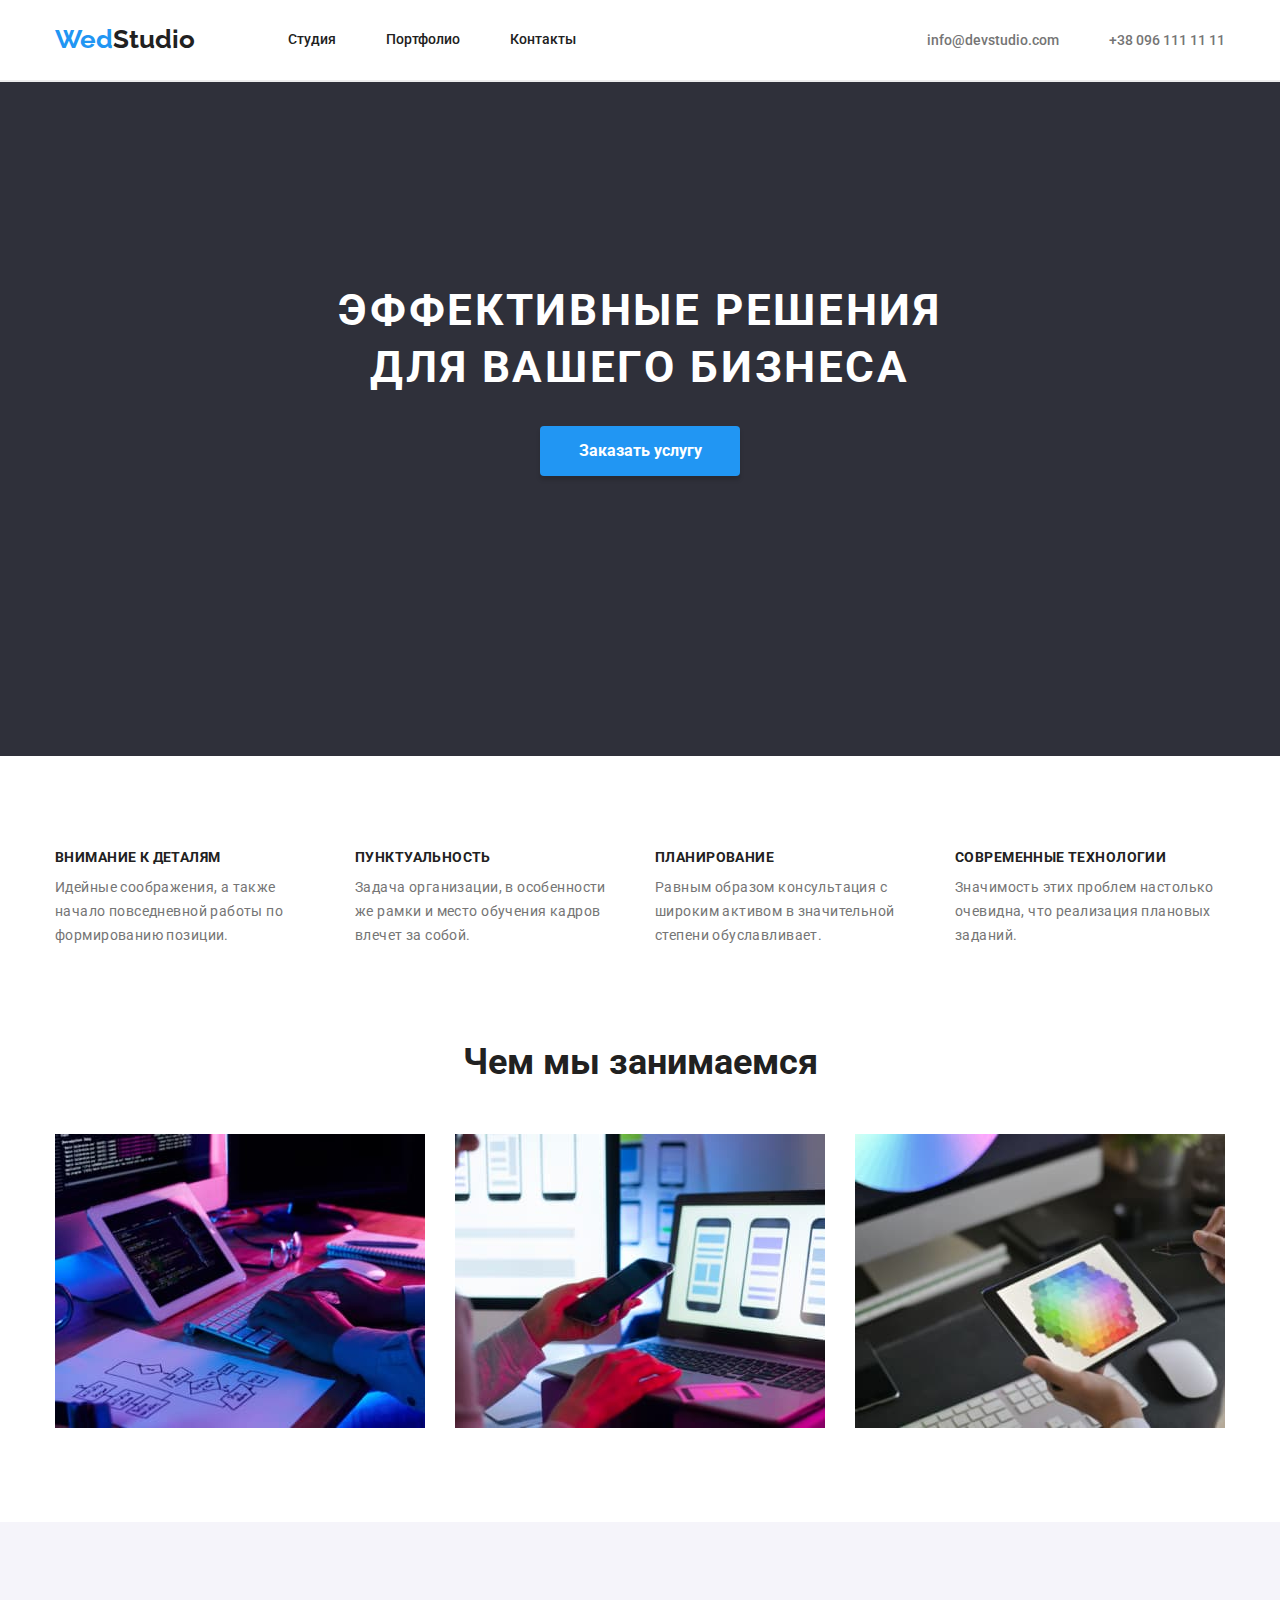
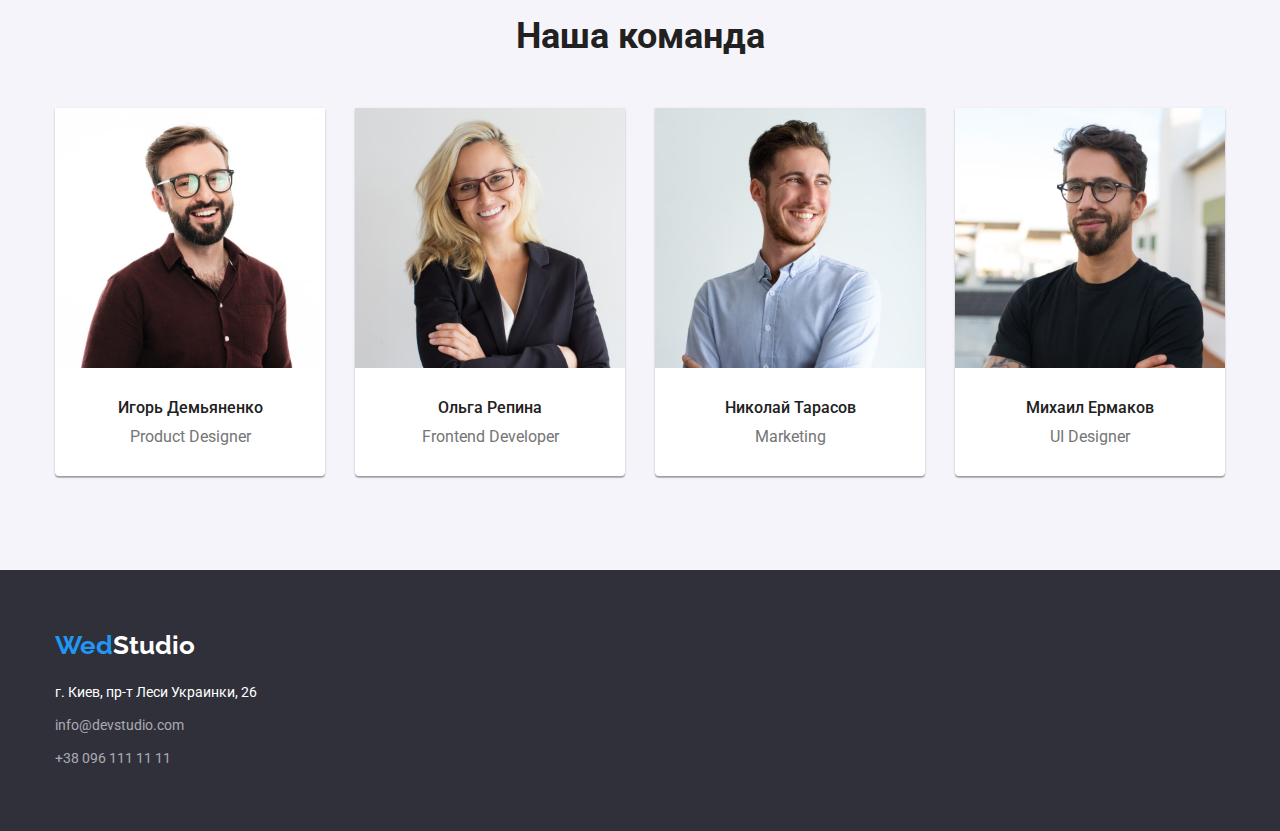
<file: index.html>
<!DOCTYPE html>
<html lang="ru">

<head>
    <meta charset="UTF-8">
    <meta http-equiv="X-UA-Compatible" content="IE=edge">
    <meta name="viewport" content="width=device-width, initial-scale=1.0">
    <title>Document</title>
    <link
        href="https://fonts.googleapis.com/css2?family=Raleway:wght@700&family=Roboto:wght@400;500;700;900&display=swap"
        rel="stylesheet">
    <link rel="stylesheet"
        href="https://cdnjs.cloudflare.com/ajax/libs/modern-normalize/1.1.0/modern-normalize.min.css">
    <link rel="stylesheet" href="./css/styles.css">

</head>

<body>
    <header>
        <div class="container header-div">
            <nav class="div-nav">
                <a class="logo" href="index.html">Wed<span class="logo-header">Studio</span></a>
                <ul class="site-nav">
                    <li class="item"><a class="nav" href="">Студия</a></li>
                    <li class="item"><a class="nav" href="./portfolio.html">Портфолио</a></li>
                    <li class="item"><a class="nav" href="">Контакты</a></li>
                </ul>
            </nav>
            <ul class="contacts-nav">
                <li class="item"><a class="contacts" href="mailto:info@devstudio.com">info@devstudio.com</a></li>
                <li class="item"><a class="contacts" href="tel:+380961111111">+38 096 111 11 11</a></li>
            </ul>
        </div>
        <div class="line"></div>
    </header>
    <main>
        <!--Герой-->
        <section class="section-hero">
            <div class="hero-container">
                <div class="hero-div">
                    <h1 class="hero">Эффективные решения для вашего бизнеса</h1>
                    <button class="button" type="button">Заказать услугу</button>
                </div>
            </div>
        </section>
        <!--Основное-->
        <section class="main-section">
            <div class="main-container">
                <ul class="main-info-list">
                    <li class="main-info-item">
                        <h3 class="main-info">Внимание к деталям</h3>
                        <p class="description">Идейные соображения, а также начало повседневной работы по формированию
                            позиции.</p>
                    </li>

                    <li class="main-info-item">
                        <h3 class="main-info">Пунктуальность</h3>
                        <p class="description">Задача организации, в особенности же рамки и место обучения кадров влечет
                            за
                            собой.</p>
                    </li>

                    <li class="main-info-item">
                        <h3 class="main-info">Планирование</h3>
                        <p class="description">Равным образом консультация с широким активом в значительной степени
                            обуславливает.</p>
                    </li>

                    <li class="main-info-item">
                        <h3 class="main-info">Современные технологии</h3>
                        <p class="description">Значимость этих проблем настолько очевидна, что реализация плановых
                            заданий.
                        </p>
                    </li>
                </ul>
            </div>
        </section>
        <!--Чем занимаемся-->
        <section class="about-us-section">
            <div class="about-us-container">
                <h2 class="about-us">Чем мы занимаемся</h2>
                <ul class="examples-list">
                    <li class="examples-item">
                        <a href=""><img src="./images/img1.jpg" alt="Кодинг" width="370"></a>
                    </li>
                    <li class="examples-item">
                        <a href=""><img src="./images/img2.jpg" alt="Cтили" width="370"></a>
                    </li>
                    <li class="examples-item">
                        <a href=""><img src="./images/img3.jpg" alt="Мозги" width="370"></a>
                    </li>
                </ul>
            </div>
        </section>

        <!--Команда-->
        <section class="team">
            <div class="team-container">
                <h2 class="team-workers">Наша команда</h2>
                <ul class="person-list">
                    <li class="person-item">
                        <article class="card">
                            <img src="./images/img11.jpg" alt="Сотрудник1" width="270">
                            <div class="card-content">
                                <h3 class="name">Игорь Демьяненко</h3>
                                <p class="position">Product Designer</p>
                            </div>
                        </article>
                    </li>
                    <li class="person-item">
                        <article class="card">
                            <img src="./images/img22.jpg" alt="Сотрудник2" width="270">
                            <div class="card-content">
                                <h3 class="name">Ольга Репина</h3>
                                <p class="position">Frontend Developer</p>
                            </div>
                        </article>
                    </li>
                    <li class="person-item">
                        <article class="card">
                            <img src="./images/img33.jpg" alt="Сотрудник3" width="270">
                            <div class="card-content">
                                <h3 class="name">Николай Тарасов</h3>
                                <p class="position">Marketing</p>
                            </div>
                        </article>
                    </li>
                    <li class="person-item">
                        <article class="card">
                            <img src="./images/img44.jpg" alt="Сотрудник4" width="270">
                            <div class="card-content">
                                <h3 class="name">Михаил Ермаков</h3>
                                <p class="position">UI Designer</p>
                            </div>
                        </article>
                    </li>
                </ul>
            </div>
        </section>
    </main>
    <footer class="footer-section">
        <div class="footer-container">
            <div class="div-logo"><a class="logo" href="index.html">Wed<span class="logo-footer">Studio</span></a></div>
            <address class="footer-adress">
                <p class="adress"> г. Киев, пр-т Леси Украинки, 26 <br></p>
                <a class="mail" href="mailto:info@devstudio.com">info@devstudio.com</a>
                <a class="tel" href="tel:+380961111111">+38 096 111 11 11</a>
            </address>
        </div>
    </footer>
</body>

</html>
</file>
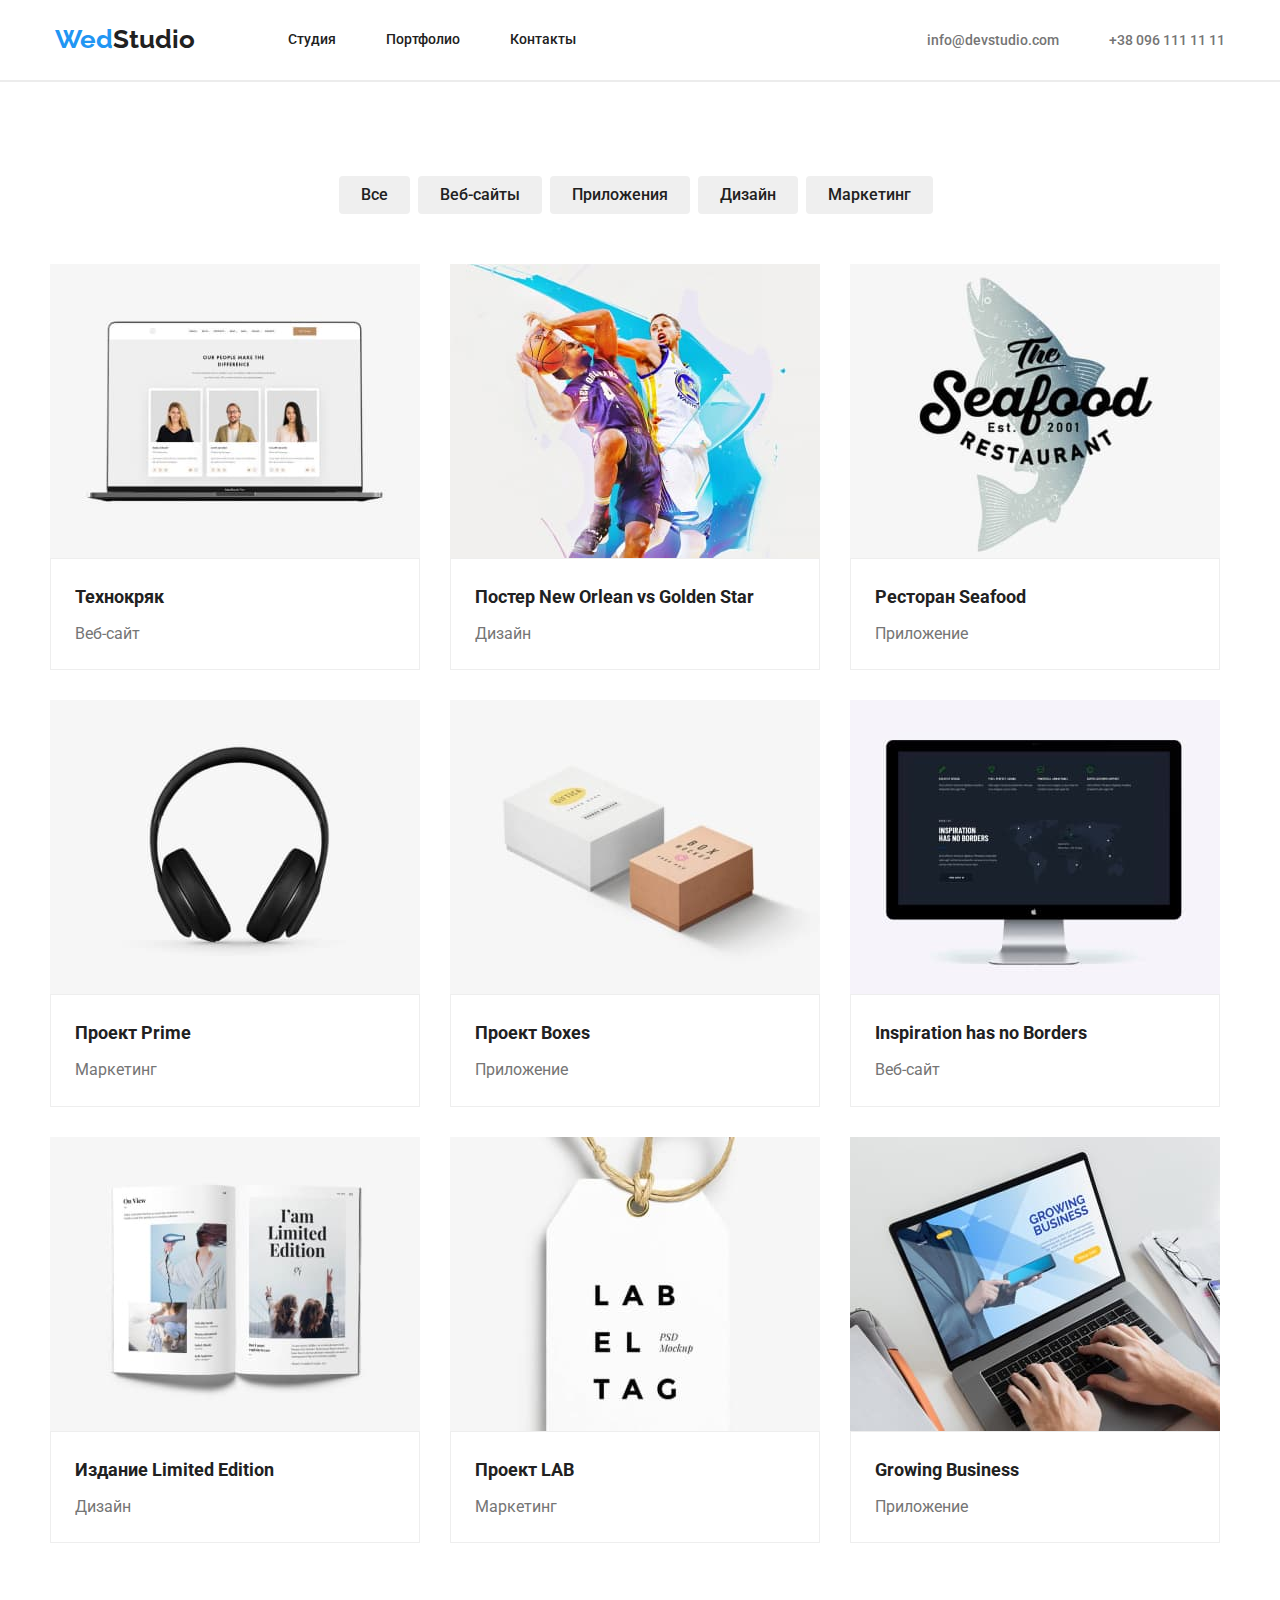
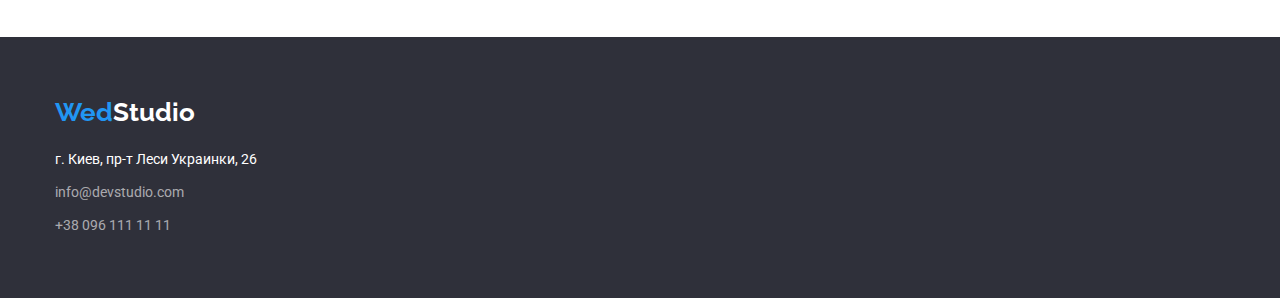
<file: portfolio.html>
<!DOCTYPE html>
<html lang="ru">

<head>
    <meta charset="UTF-8">
    <meta http-equiv="X-UA-Compatible" content="IE=edge">
    <meta name="viewport" content="width=device-width, initial-scale=1.0">
    <title>Document</title>
    <link
        href="https://fonts.googleapis.com/css2?family=Raleway:wght@700&family=Roboto:wght@400;500;700;900&display=swap"
        rel="stylesheet">
    <link rel="stylesheet"
        href="https://cdnjs.cloudflare.com/ajax/libs/modern-normalize/1.1.0/modern-normalize.min.css">
    <link rel="stylesheet" href="./css/styles.css">

</head>

<body>
    <header class="header-container">
        <div class="container header-div">
            <nav class="div-nav">
                <a class="logo" href="index.html">Wed<span class="logo-header">Studio</span></a>
                <ul class="site-nav">
                    <li class="item"><a class="nav" href="">Студия</a></li>
                    <li class="item"><a class="nav" href="./portfolio.html">Портфолио</a></li>
                    <li class="item"><a class="nav" href="">Контакты</a></li>
                </ul>
            </nav>
            <ul class="contacts-nav">
                <li class="item"><a class="contacts" href="mailto:info@devstudio.com">info@devstudio.com</a></li>
                <li class="item"><a class="contacts" href="tel:+380961111111">+38 096 111 11 11</a></li>
            </ul>
        </div>
        <div class="line"></div>
    </header>
    <main>
        <section class="portfolio">
            <div class="portfolio-buttons-container">
                <h1 class="for-me">Основа</h1>
                <ul class="buttons-list">
                    <li class="buttons-item"><button class="buttons" type="button">Все</button></li>
                    <li class="buttons-item"><button class="buttons" type="button">Веб-сайты</button></li>
                    <li class="buttons-item"><button class="buttons" type="button">Приложения</button></li>
                    <li class="buttons-item"><button class="buttons" type="button">Дизайн</button></li>
                    <li class="buttons-item"><button class="buttons" type="button">Маркетинг</button></li>
                </ul>
            </div>
            <div class="projects-container">
                <ul class="project-list">
                    <li class="project-item">
                        <article class="portfolio-card">
                            <img src="./images/techno.jpg" alt="Веб-сайт" width="370">
                            <div class="content-card">
                                <h2 class="project-name">Технокряк</h2>
                                <p class="project-type">Веб-сайт</p>
                            </div>
                        </article>
                    </li>
                    <li class="project-item">
                        <article class="portfolio-card">
                            <img src="./images/poster.jpg" alt="Дизайн" width="370">
                            <div class="content-card">
                                <h2 class="project-name">Постер New Orlean vs Golden Star</h2>
                                <p class="project-type">Дизайн</p>
                            </div>
                        </article>
                    </li>
                    <li class="project-item">
                        <article class="portfolio-card">
                            <img src="./images/rest.jpg" alt="Приложение" width="370">
                            <div class="content-card">
                                <h2 class="project-name">Ресторан Seafood</h2>
                                <p class="project-type">Приложение</p>
                            </div>
                        </article>
                    </li>
                    <li class="project-item">
                        <article class="portfolio-card">
                            <img src="./images/project.jpg" alt="Маркетинг" width="370">
                            <div class="content-card">
                                <h2 class="project-name">Проект Prime</h2>
                                <p class="project-type">Маркетинг</p>
                            </div>
                        </article>
                    </li>
                    <li class="project-item">
                        <article class="portfolio-card">
                            <img src="./images/boxes.jpg" alt="Приложение" width="370">
                            <div class="content-card">
                                <h2 class="project-name">Проект Boxes</h2>
                                <p class="project-type">Приложение</p>
                            </div>
                        </article>
                    </li>
                    <li class="project-item">
                        <article class="portfolio-card">
                            <img src="./images/inspiration.jpg" alt="Веб-сайт" width="370">
                            <div class="content-card">
                                <h2 class="project-name">Inspiration has no Borders</h2>
                                <p class="project-type">Веб-сайт</p>
                            </div>
                        </article>
                    </li>
                    <li class="project-item">
                        <article class="portfolio-card">
                            <img src="./images/edition.jpg" alt="Дизайн" width="370">
                            <div class="content-card">
                                <h2 class="project-name">Издание Limited Edition</h2>
                                <p class="project-type">Дизайн</p>
                            </div>
                        </article>
                    </li>
                    <li class="project-item">
                        <article class="portfolio-card">
                            <img src="./images/lab.jpg" alt="Маркетинг" width="370">
                            <div class="content-card">
                                <h2 class="project-name">Проект LAB</h2>
                                <p class="project-type">Маркетинг</p>
                            </div>
                        </article>
                    </li>
                    <li class="project-item">
                        <article class="portfolio-card">
                            <img src="./images/busines.jpg" alt="Приложение" width="370">
                            <div class="content-card">
                                <h2 class="project-name">Growing Business</h2>
                                <p class="project-type">Приложение</p>
                            </div>
                        </article>
                    </li>
                </ul>
            </div>
        </section>
    </main>
    <footer class="footer-section">
        <div class="footer-container">
            <div class="div-logo"><a class="logo" href="index.html">Wed<span class="logo-footer">Studio</span></a></div>
            <address class="footer-adress">
                <p class="adress"> г. Киев, пр-т Леси Украинки, 26 <br></p>
                <a class="mail" href="mailto:info@devstudio.com">info@devstudio.com</a>
                <a class="tel" href="tel:+380961111111">+38 096 111 11 11</a>
            </address>
        </div>
    </footer>
</body>

</html>
</file>
<file: css/styles.css>
/* Основные цвета */
:root {
    --background-footer: #2F303A;
    --background-header: #FFFFFF;
    --background-main: #FFFFFF;
    --background-secondmain: #F5F4FA;
    --color-h: #212121;
    --color-text: #757575;
}

/* Цвета проекта
    #2F303A;
    #FFFFFF;
    #E5E5E5;
    #F5F4FA;
    #212121;
    #757575;
    #2196F3;
    rgba(255, 255, 255, 0.6);
*/

ul {
    list-style: none;
    margin: 0px;
}

body {
    font-family: Roboto, Railway, sans-serif;
    color: var(--color-text);
    background-color: var(--background-main);
}

h1,
h2,
h3,
h4,
h5,
h6,
p {
    margin: 0px;
}

a {
    text-decoration: none;
}

img {
    display: block;
    max-width: 100%;
}

/* Хэдэр */
header {
    background-color: var(--background-header);
}

.logo {
    font-family: 'Raleway';
    font-style: normal;
    font-weight: 700;
    font-size: 26px;
    line-height: 1.2;
    color: #2196F3;
}

.logo-header {
    font-family: 'Raleway';
    font-style: normal;
    font-weight: 700;
    font-size: 26px;
    line-height: 1.2;
    color: #212121;
}

.logo-footer {
    font-family: 'Raleway';
    font-style: normal;
    font-weight: 700;
    font-size: 26px;
    line-height: 1.2;
    color: #FFFFFF
}

.nav {
    display: block;
    font-weight: 500;
    font-size: 14px;
    line-height: 1.14;
    color: #212121;
    padding-top: 32px;
    padding-bottom: 32px;
}

.nav:hover,
.nav:focus {
    color: #2196F3;
}

.contacts {
    font-weight: 500;
    font-size: 14px;
    line-height: 1.14;
    color: var(--color-text)
}

.contacts:hover,
.contacts:focus {
    color: #2196F3;
}


.container {
    width: 1200px;
    margin-left: auto;
    margin-right: auto;
    padding-left: 15px;
    padding-right: 15px;
}

.header-div {
    display: flex;
    align-items: center;
    justify-content: space-between;
}

.div-nav {
    display: flex;
    align-items: center;
}


.site-nav {
    padding: 0;
    margin: 0;

    display: flex;
}

.site-nav .item {
    margin-right: 50px;
}

.site-nav .item:first-child {
    margin-left: 93px;
}

.contacts-nav {
    display: flex;
}

.contacts-nav .item {
    margin-left: 50px;
}

.line {
    width: 1700px;
    height: 0;
    margin-left: auto;
    margin-right: auto;
    border: 1px solid #ECECEC;
}


/* Footer */

.footer-section {
    background-color: var(--background-footer);
    padding-bottom: 60px;
    padding-top: 60px;
}

.footer-container {
    width: 1200px;
    margin-left: auto;
    margin-right: auto;
    padding-left: 15px;
    padding-right: 15px;
}

.adress {
    font-style: normal;
    font-weight: 400;
    font-size: 14px;
    line-height: 1.71;
    color: var(--background-main);
    margin-bottom: 9px;
}

.mail {
    display: block;
    font-style: normal;
    font-weight: 400;
    font-size: 14px;
    line-height: 1.71;
    color: rgba(255, 255, 255, 0.6);
    margin-bottom: 9px;
}

.tel {
    display: block;
    font-style: normal;
    font-weight: 400;
    font-size: 14px;
    line-height: 1.71;
    color: rgba(255, 255, 255, 0.6);
}

.mail-tel:hover,
.mail-tel:focus {
    color: #2196F3;
}

.footer-adress {}

.div-logo {
    margin-bottom: 20px;
}



/* Main */


.section-hero {
    background-color: var(--background-footer);
    padding-top: 200px;
    padding-bottom: 280px;
}

.hero-container {

    width: 1200px;
    margin-left: auto;
    margin-right: auto;
    padding-left: 15px;
    padding-right: 15px;
}

.hero-div {
    text-align: center;
}


.hero {
    font-size: 44px;
    line-height: 1.3;
    letter-spacing: 0.06em;
    color: var(--background-main);
    text-transform: uppercase;
    width: 696px;
    margin-left: auto;
    margin-right: auto;
    margin-bottom: 30px;
}



.button {
    display: inline-block;
    padding: 10px 32px;
    min-width: 200px;
    height: 50px;
    border: transparent;
    box-shadow: 0px 4px 4px rgba(0, 0, 0, 0.15);
    border-radius: 4px;
    font-family: 'Roboto';
    font-style: normal;
    font-weight: 700;
    font-size: 16px;
    line-height: 1.9;
    background-color: #2196F3;
    color: #FFFFFF;
    cursor: pointer;
}

/* Main-info */

.main-section {
    padding-top: 94px;
}

.main-container {
    width: 1200px;
    margin-left: auto;
    margin-right: auto;

    padding-left: 15px;
    padding-right: 15px;
}

.main-info-list {
    padding: 0;
    margin: 0;


    display: flex;
    margin-left: -30px;


}

.main-info-list .main-info-item {
    flex-basis: calc(100% / 4 -30px);
    margin-left: 30px;
    text-align: left;
    width: 270px;
}




.main-info {
    font-weight: 700;
    font-size: 14px;
    line-height: 1.14;
    color: var(--color-h);
    text-transform: uppercase;
    letter-spacing: 0.03em;
}

.description {
    font-size: 14px;
    line-height: 1.71;
    color: var(--color-text);
    letter-spacing: 0.03em;
    margin-top: 10px;
}

/* Чем занимаемся */

.about-us-section {
    padding-top: 94px;
    padding-bottom: 94px;
}

.about-us-container {
    width: 1200px;
    margin-left: auto;
    margin-right: auto;
    padding-left: 15px;
    padding-right: 15px;
}

.examples-list {
    margin: 0;
    padding: 0;

    display: flex;
    margin-left: -30px;
}

.examples-list .examples-item {
    flex-basis: calc(100% / 3 -30px);
    margin-left: 30px;
    margin-top: 50px;
}



.about-us {
    font-weight: 700;
    font-size: 36px;
    line-height: 1.16;
    text-align: center;
    color: var(--color-h);
}

/* Team */

.team {
    background-color: var(--background-secondmain);
    padding-bottom: 94px;
    padding-top: 94px;
}

.team-container {
    width: 1200px;
    margin-left: auto;
    margin-right: auto;
    padding-left: 15px;
    padding-right: 15px;
}

.person-list {
    margin: 0;
    padding: 0;

    display: flex;
    margin-left: -30px;


}

.person-list .person-item {
    flex-basis: calc(100% / 4 -30px);

    margin-left: 30px;
    margin-top: 50px;
}

.card {
    background: #FFFFFF;
    box-shadow: 0px 1px 3px rgba(0, 0, 0, 0.12), 0px 1px 1px rgba(0, 0, 0, 0.14), 0px 2px 1px rgba(0, 0, 0, 0.2);
    border-radius: 0px 0px 4px 4px;
}

.card-content {
    padding: 30px 59px;
}

.team-workers {
    font-weight: 700;
    font-size: 36px;
    line-height: 1.16;
    text-align: center;
    color: var(--color-h);
}

.name {
    font-weight: 500;
    font-size: 16px;
    line-height: 1.2;
    color: var(--color-h);
    text-align: center;
    margin-bottom: 10px;
}

.position {
    font-size: 16px;
    line-height: 1.2;
    color: var(--color-text);
    text-align: center;
}

/* Portfolio html */

.portfolio {
    padding-top: 94px;
    padding-bottom: 94px;
}

.for-me {
    display: none;
}

.buttons {
    display: inline-block;
    font-family: 'Roboto';
    font-style: normal;
    font-weight: 500;
    font-size: 16px;
    line-height: 1.62;
    color: var(--color-h);
    cursor: pointer;
    border: transparent;
    border-radius: 4px;
    padding: 6px 22px;
}

.buttons:hover,
.buttons:focus {
    color: #FFFFFF;
    background-color: #2196F3;
    box-shadow: 0px 4px 4px rgba(0, 0, 0, 0.15);
}

.portfolio-buttons-container {
    width: 1200px;
    margin-left: auto;
    margin-right: auto;
    padding-left: 15px;
    padding-right: 15px;
    margin-bottom: 50px;

}

.buttons-list {
    padding: 0;
    margin: 0;

    display: flex;
    justify-content: center;

}

.buttons-list .buttons-item {
    padding-right: 8px;
}

.projects-container {
    width: 1210px;
    margin-left: auto;
    margin-right: auto;
    padding-left: 15px;
    padding-right: 15px;
}

.project-list {
    margin: 0;
    padding: 0;

    display: flex;
    flex-wrap: wrap;
    margin-left: -30px;
    margin-top: -30px;
    text-align: left;
}

.project-list .project-item {
    flex-basis: calc(100% / 3 -30px);

    margin-left: 30px;
    margin-top: 30px;
}


.content-card {
    padding: 20px 24px;
    background: #FFFFFF;
    border: 1px solid #EEEEEE;
}



.project-name {
    font-weight: 700;
    font-size: 18px;
    line-height: 2;
    color: var(--color-h);
    margin-bottom: 4px;
}

.project-type {
    font-size: 16px;
    line-height: 1.9;
    color: var(--color-text);
}
</file>
